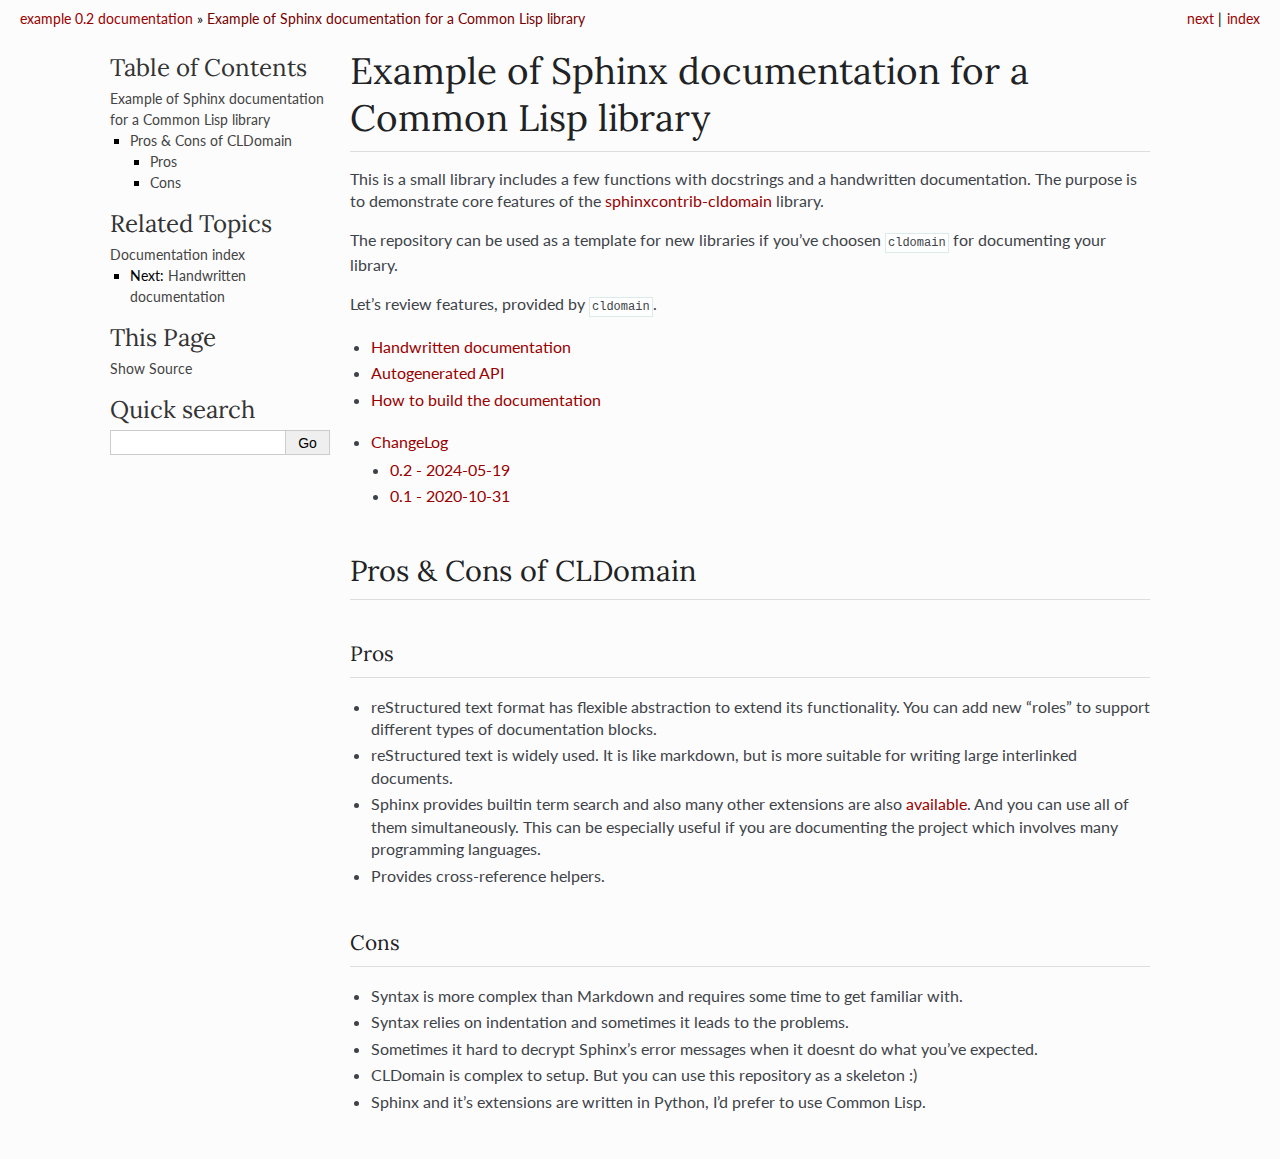
<file: index.html>
<!DOCTYPE html>

<html lang="en" data-content_root="./">
  <head>
    <meta charset="utf-8" />
    <meta name="viewport" content="width=device-width, initial-scale=1.0" /><meta name="viewport" content="width=device-width, initial-scale=1" />

    <title>Example of Sphinx documentation for a Common Lisp library &#8212; example 0.2 documentation</title>
    <link rel="stylesheet" type="text/css" href="_static/pygments.css?v=d7e2fa82" />
    <link rel="stylesheet" type="text/css" href="_static/cldomain.css?v=e67a0556" />
    <script src="_static/documentation_options.js?v=10f1778b"></script>
    <script src="_static/doctools.js?v=9a2dae69"></script>
    <script src="_static/sphinx_highlight.js?v=dc90522c"></script>
    <link rel="index" title="Index" href="genindex.html" />
    <link rel="search" title="Search" href="search.html" />
    <link rel="next" title="Handwritten documentation" href="handwritten.html" />
   
  <meta name="viewport" content="width=device-width, initial-scale=0.9, maximum-scale=0.9">
  <link href='https://fonts.googleapis.com/css?family=Lato:400,700,400italic,700italic|Lora:400' rel='stylesheet' type='text/css'>
  <link rel="stylesheet" href="https://maxcdn.bootstrapcdn.com/font-awesome/4.3.0/css/font-awesome.min.css">

  </head><body>
  
  
  <div class="indexwrapper">
  

    <div class="related" role="navigation" aria-label="related navigation">
      <h3>Navigation</h3>
      <ul>
        <li class="right" style="margin-right: 10px">
          <a href="genindex.html" title="General Index"
             accesskey="I">index</a></li>
        <li class="right" >
          <a href="handwritten.html" title="Handwritten documentation"
             accesskey="N">next</a> |</li>
        <li class="nav-item nav-item-0"><a href="#">example 0.2 documentation</a> &#187;</li>
        <li class="nav-item nav-item-this"><a href="">Example of Sphinx documentation for a Common Lisp library</a></li> 
      </ul>
    </div>  

    <div class="document">
      <div class="documentwrapper">
        <div class="bodywrapper">
          <div class="body" role="main">
            
  <section id="example-of-sphinx-documentation-for-a-common-lisp-library">
<h1>Example of Sphinx documentation for a Common Lisp library<a class="headerlink" href="#example-of-sphinx-documentation-for-a-common-lisp-library" title="Link to this heading">¶</a></h1>
<p>This is a small library includes a few functions with docstrings and a handwritten documentation.
The purpose is to demonstrate core features of the
<a class="reference external" href="https://github.com/40ants/sphinxcontrib-cldomain">sphinxcontrib-cldomain</a> library.</p>
<p>The repository can be used as a template for new libraries if you’ve choosen <code class="docutils literal notranslate"><span class="pre">cldomain</span></code>
for documenting your library.</p>
<p>Let’s review features, provided by <code class="docutils literal notranslate"><span class="pre">cldomain</span></code>.</p>
<div class="toctree-wrapper compound">
<ul>
<li class="toctree-l1"><a class="reference internal" href="handwritten.html">Handwritten documentation</a></li>
<li class="toctree-l1"><a class="reference internal" href="api.html">Autogenerated API</a></li>
<li class="toctree-l1"><a class="reference internal" href="how-to-build.html">How to build the documentation</a></li>
</ul>
</div>
<div class="toctree-wrapper compound">
<ul>
<li class="toctree-l1"><a class="reference internal" href="changelog.html">ChangeLog</a><ul>
<li class="toctree-l2"><a class="reference internal" href="changelog.html#id1">0.2 - 2024-05-19</a></li>
<li class="toctree-l2"><a class="reference internal" href="changelog.html#id2">0.1 - 2020-10-31</a></li>
</ul>
</li>
</ul>
</div>
<section id="pros-cons-of-cldomain">
<h2>Pros &amp; Cons of CLDomain<a class="headerlink" href="#pros-cons-of-cldomain" title="Link to this heading">¶</a></h2>
<section id="pros">
<h3>Pros<a class="headerlink" href="#pros" title="Link to this heading">¶</a></h3>
<ul class="simple">
<li><p>reStructured text format has flexible abstraction to extend its functionality.
You can add new “roles” to support different types of documentation blocks.</p></li>
<li><p>reStructured text is widely used. It is like markdown, but is more suitable
for writing large interlinked documents.</p></li>
<li><p>Sphinx provides builtin term search and also many other extensions are also
<a class="reference external" href="https://github.com/yoloseem/awesome-sphinxdoc">available</a>. And you can
use all of them simultaneously. This can be especially useful if you are
documenting the project which involves many programming languages.</p></li>
<li><p>Provides cross-reference helpers.</p></li>
</ul>
</section>
<section id="cons">
<h3>Cons<a class="headerlink" href="#cons" title="Link to this heading">¶</a></h3>
<ul class="simple">
<li><p>Syntax is more complex than Markdown and requires some time to get familiar with.</p></li>
<li><p>Syntax relies on indentation and sometimes it leads to the problems.</p></li>
<li><p>Sometimes it hard to decrypt Sphinx’s error messages when it doesnt do what you’ve expected.</p></li>
<li><p>CLDomain is complex to setup. But you can use this repository as a skeleton :)</p></li>
<li><p>Sphinx and it’s extensions are written in Python, I’d prefer to use Common Lisp.</p></li>
</ul>
</section>
</section>
</section>


            <div class="clearer"></div>
          </div>
        </div>
      </div>
      <div class="sphinxsidebar" role="navigation" aria-label="main navigation">
        <div class="sphinxsidebarwrapper">
  <div>
    <h3><a href="#">Table of Contents</a></h3>
    <ul>
<li><a class="reference internal" href="#">Example of Sphinx documentation for a Common Lisp library</a><ul>
<li><a class="reference internal" href="#pros-cons-of-cldomain">Pros &amp; Cons of CLDomain</a><ul>
<li><a class="reference internal" href="#pros">Pros</a></li>
<li><a class="reference internal" href="#cons">Cons</a></li>
</ul>
</li>
</ul>
</li>
</ul>

  </div><h3>Related Topics</h3>
<ul>
  <li><a href="#">Documentation index</a><ul>
      <li>Next: <a href="handwritten.html" title="next chapter">Handwritten documentation</a></li>
  </ul></li>
</ul>
  <div role="note" aria-label="source link">
    <h3>This Page</h3>
    <ul class="this-page-menu">
      <li><a href="_sources/index.rst.txt"
            rel="nofollow">Show Source</a></li>
    </ul>
   </div>
<search id="searchbox" style="display: none" role="search">
  <h3 id="searchlabel">Quick search</h3>
    <div class="searchformwrapper">
    <form class="search" action="search.html" method="get">
      <input type="text" name="q" aria-labelledby="searchlabel" autocomplete="off" autocorrect="off" autocapitalize="off" spellcheck="false"/>
      <input type="submit" value="Go" />
    </form>
    </div>
</search>
<script>document.getElementById('searchbox').style.display = "block"</script>
        </div>
      </div>
      <div class="clearer"></div>
    </div>
  
  </div>
  
  </body>
</html>
</file>
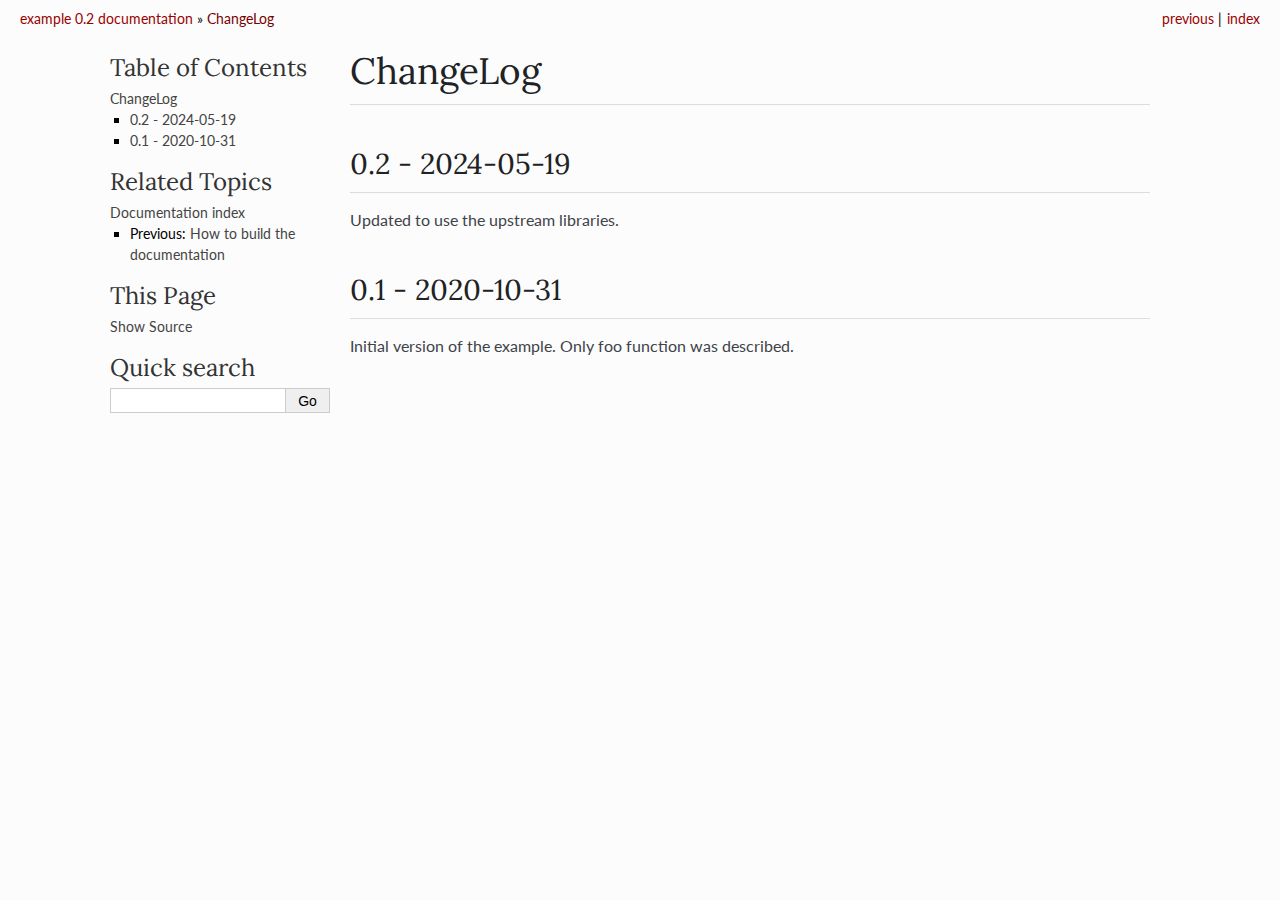
<file: changelog.html>
<!DOCTYPE html>

<html lang="en" data-content_root="./">
  <head>
    <meta charset="utf-8" />
    <meta name="viewport" content="width=device-width, initial-scale=1.0" /><meta name="viewport" content="width=device-width, initial-scale=1" />

    <title>ChangeLog &#8212; example 0.2 documentation</title>
    <link rel="stylesheet" type="text/css" href="_static/pygments.css?v=d7e2fa82" />
    <link rel="stylesheet" type="text/css" href="_static/cldomain.css?v=e67a0556" />
    <script src="_static/documentation_options.js?v=10f1778b"></script>
    <script src="_static/doctools.js?v=9a2dae69"></script>
    <script src="_static/sphinx_highlight.js?v=dc90522c"></script>
    <link rel="index" title="Index" href="genindex.html" />
    <link rel="search" title="Search" href="search.html" />
    <link rel="prev" title="How to build the documentation" href="how-to-build.html" />
   
  <meta name="viewport" content="width=device-width, initial-scale=0.9, maximum-scale=0.9">
  <link href='https://fonts.googleapis.com/css?family=Lato:400,700,400italic,700italic|Lora:400' rel='stylesheet' type='text/css'>
  <link rel="stylesheet" href="https://maxcdn.bootstrapcdn.com/font-awesome/4.3.0/css/font-awesome.min.css">

  </head><body>
  
  

    <div class="related" role="navigation" aria-label="related navigation">
      <h3>Navigation</h3>
      <ul>
        <li class="right" style="margin-right: 10px">
          <a href="genindex.html" title="General Index"
             accesskey="I">index</a></li>
        <li class="right" >
          <a href="how-to-build.html" title="How to build the documentation"
             accesskey="P">previous</a> |</li>
        <li class="nav-item nav-item-0"><a href="index.html">example 0.2 documentation</a> &#187;</li>
        <li class="nav-item nav-item-this"><a href="">ChangeLog</a></li> 
      </ul>
    </div>  

    <div class="document">
      <div class="documentwrapper">
        <div class="bodywrapper">
          <div class="body" role="main">
            
  <section id="changelog">
<h1>ChangeLog<a class="headerlink" href="#changelog" title="Link to this heading">¶</a></h1>
<section id="id1">
<h2>0.2 - 2024-05-19<a class="headerlink" href="#id1" title="Link to this heading">¶</a></h2>
<p>Updated to use the upstream libraries.</p>
</section>
<section id="id2">
<h2>0.1 - 2020-10-31<a class="headerlink" href="#id2" title="Link to this heading">¶</a></h2>
<p>Initial version of the example. Only foo function was described.</p>
</section>
</section>


            <div class="clearer"></div>
          </div>
        </div>
      </div>
      <div class="sphinxsidebar" role="navigation" aria-label="main navigation">
        <div class="sphinxsidebarwrapper">
  <div>
    <h3><a href="index.html">Table of Contents</a></h3>
    <ul>
<li><a class="reference internal" href="#">ChangeLog</a><ul>
<li><a class="reference internal" href="#id1">0.2 - 2024-05-19</a></li>
<li><a class="reference internal" href="#id2">0.1 - 2020-10-31</a></li>
</ul>
</li>
</ul>

  </div><h3>Related Topics</h3>
<ul>
  <li><a href="index.html">Documentation index</a><ul>
      <li>Previous: <a href="how-to-build.html" title="previous chapter">How to build the documentation</a></li>
  </ul></li>
</ul>
  <div role="note" aria-label="source link">
    <h3>This Page</h3>
    <ul class="this-page-menu">
      <li><a href="_sources/changelog.rst.txt"
            rel="nofollow">Show Source</a></li>
    </ul>
   </div>
<search id="searchbox" style="display: none" role="search">
  <h3 id="searchlabel">Quick search</h3>
    <div class="searchformwrapper">
    <form class="search" action="search.html" method="get">
      <input type="text" name="q" aria-labelledby="searchlabel" autocomplete="off" autocorrect="off" autocapitalize="off" spellcheck="false"/>
      <input type="submit" value="Go" />
    </form>
    </div>
</search>
<script>document.getElementById('searchbox').style.display = "block"</script>
        </div>
      </div>
      <div class="clearer"></div>
    </div>
  
  </body>
</html>
</file>
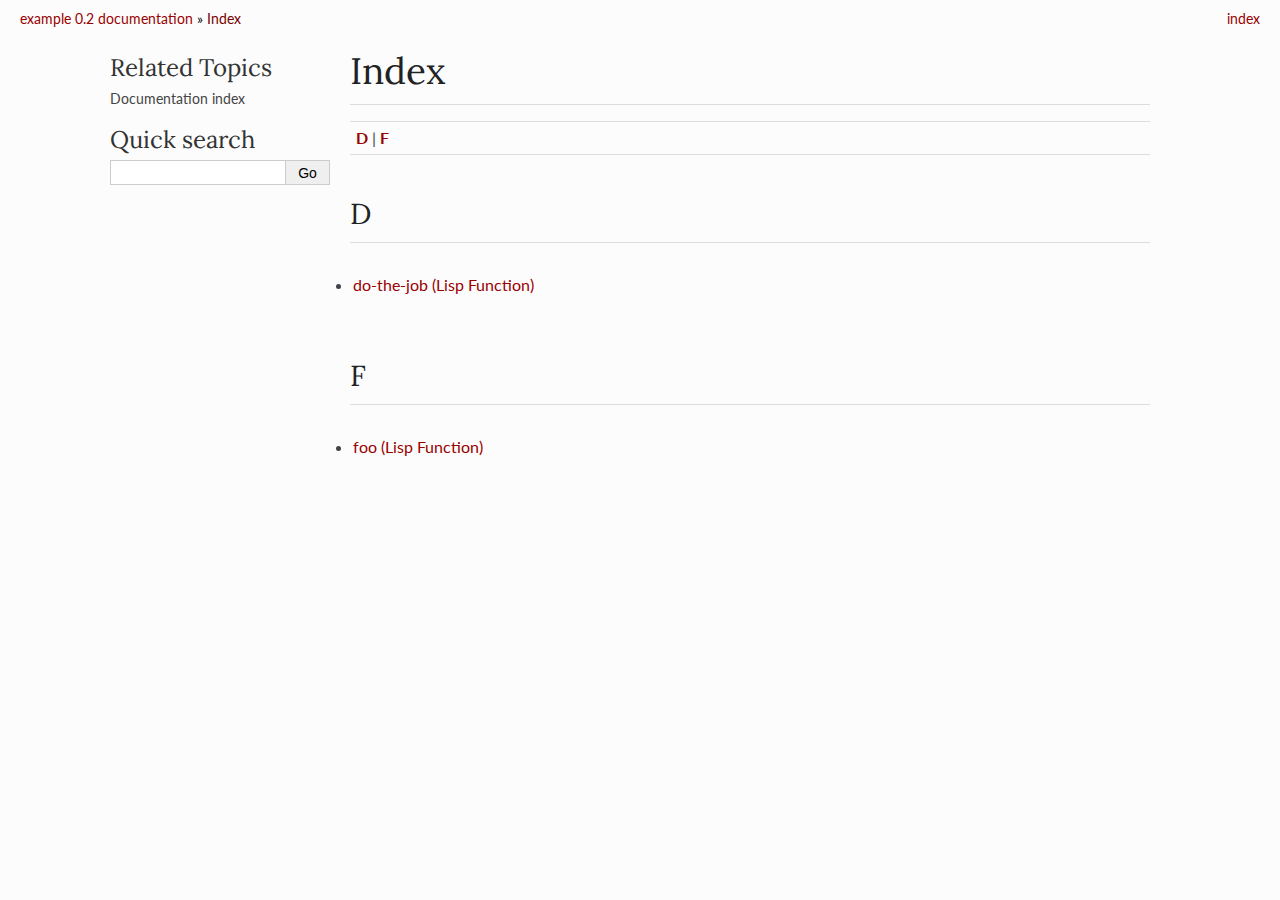
<file: genindex.html>
<!DOCTYPE html>

<html lang="en" data-content_root="./">
  <head>
    <meta charset="utf-8" />
    <meta name="viewport" content="width=device-width, initial-scale=1.0" />
    <title>Index &#8212; example 0.2 documentation</title>
    <link rel="stylesheet" type="text/css" href="_static/pygments.css?v=d7e2fa82" />
    <link rel="stylesheet" type="text/css" href="_static/cldomain.css?v=e67a0556" />
    <script src="_static/documentation_options.js?v=10f1778b"></script>
    <script src="_static/doctools.js?v=9a2dae69"></script>
    <script src="_static/sphinx_highlight.js?v=dc90522c"></script>
    <link rel="index" title="Index" href="#" />
    <link rel="search" title="Search" href="search.html" />
   
  <meta name="viewport" content="width=device-width, initial-scale=0.9, maximum-scale=0.9">
  <link href='https://fonts.googleapis.com/css?family=Lato:400,700,400italic,700italic|Lora:400' rel='stylesheet' type='text/css'>
  <link rel="stylesheet" href="https://maxcdn.bootstrapcdn.com/font-awesome/4.3.0/css/font-awesome.min.css">

  </head><body>
  
  

    <div class="related" role="navigation" aria-label="related navigation">
      <h3>Navigation</h3>
      <ul>
        <li class="right" style="margin-right: 10px">
          <a href="#" title="General Index"
             accesskey="I">index</a></li>
        <li class="nav-item nav-item-0"><a href="index.html">example 0.2 documentation</a> &#187;</li>
        <li class="nav-item nav-item-this"><a href="">Index</a></li> 
      </ul>
    </div>  

    <div class="document">
      <div class="documentwrapper">
        <div class="bodywrapper">
          <div class="body" role="main">
            

<h1 id="index">Index</h1>

<div class="genindex-jumpbox">
 <a href="#D"><strong>D</strong></a>
 | <a href="#F"><strong>F</strong></a>
 
</div>
<h2 id="D">D</h2>
<table style="width: 100%" class="indextable genindextable"><tr>
  <td style="width: 33%; vertical-align: top;"><ul>
      <li><a href="api.html#function:example/utils:do-the-job">do-the-job (Lisp Function)</a>
</li>
  </ul></td>
</tr></table>

<h2 id="F">F</h2>
<table style="width: 100%" class="indextable genindextable"><tr>
  <td style="width: 33%; vertical-align: top;"><ul>
      <li><a href="api.html#function:example/app:foo">foo (Lisp Function)</a>
</li>
  </ul></td>
</tr></table>



            <div class="clearer"></div>
          </div>
        </div>
      </div>
      <div class="sphinxsidebar" role="navigation" aria-label="main navigation">
        <div class="sphinxsidebarwrapper"><h3>Related Topics</h3>
<ul>
  <li><a href="index.html">Documentation index</a><ul>
  </ul></li>
</ul>
<search id="searchbox" style="display: none" role="search">
  <h3 id="searchlabel">Quick search</h3>
    <div class="searchformwrapper">
    <form class="search" action="search.html" method="get">
      <input type="text" name="q" aria-labelledby="searchlabel" autocomplete="off" autocorrect="off" autocapitalize="off" spellcheck="false"/>
      <input type="submit" value="Go" />
    </form>
    </div>
</search>
<script>document.getElementById('searchbox').style.display = "block"</script>
        </div>
      </div>
      <div class="clearer"></div>
    </div>
  
  </body>
</html>
</file>
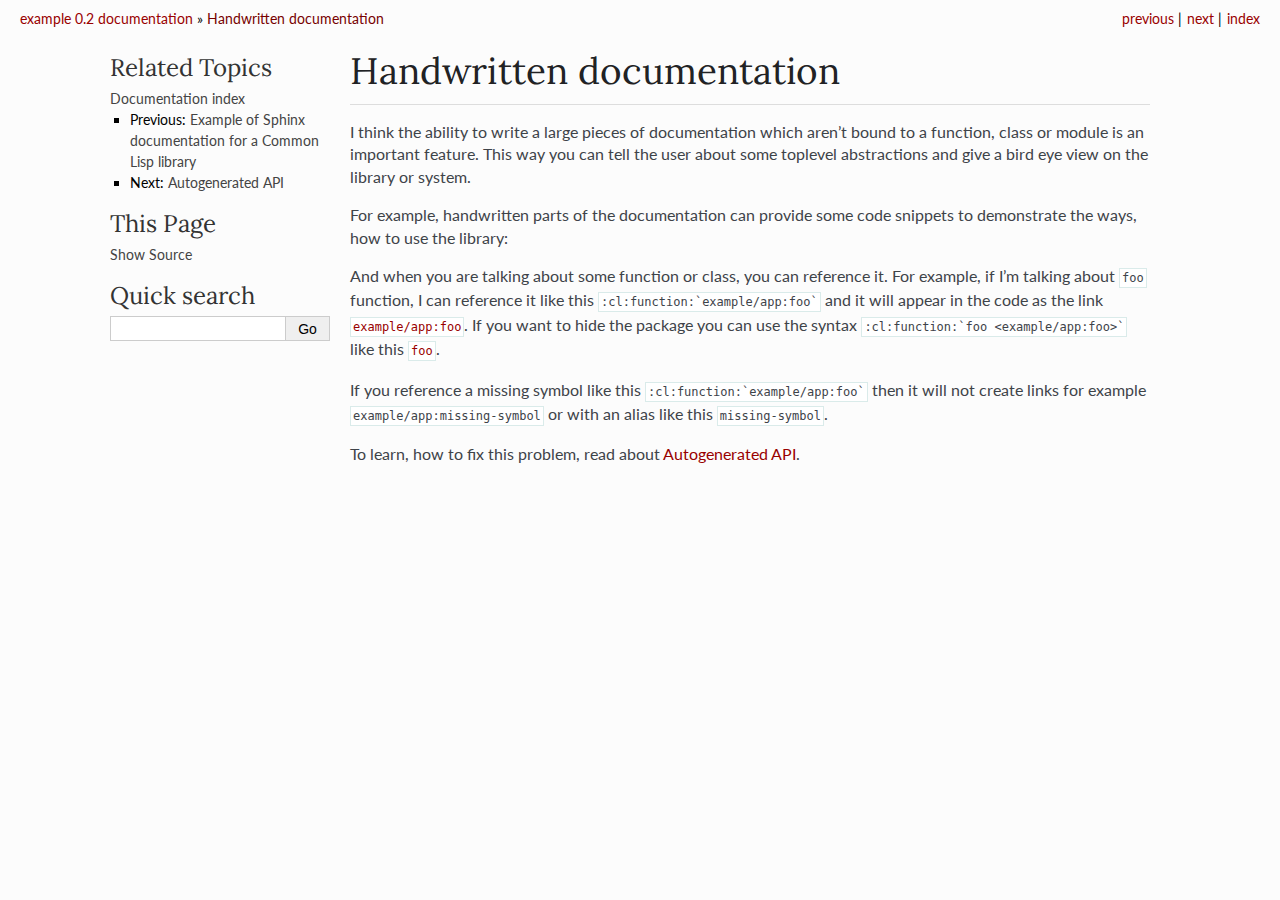
<file: handwritten.html>
<!DOCTYPE html>

<html lang="en" data-content_root="./">
  <head>
    <meta charset="utf-8" />
    <meta name="viewport" content="width=device-width, initial-scale=1.0" /><meta name="viewport" content="width=device-width, initial-scale=1" />

    <title>Handwritten documentation &#8212; example 0.2 documentation</title>
    <link rel="stylesheet" type="text/css" href="_static/pygments.css?v=d7e2fa82" />
    <link rel="stylesheet" type="text/css" href="_static/cldomain.css?v=e67a0556" />
    <script src="_static/documentation_options.js?v=10f1778b"></script>
    <script src="_static/doctools.js?v=9a2dae69"></script>
    <script src="_static/sphinx_highlight.js?v=dc90522c"></script>
    <link rel="index" title="Index" href="genindex.html" />
    <link rel="search" title="Search" href="search.html" />
    <link rel="next" title="Autogenerated API" href="api.html" />
    <link rel="prev" title="Example of Sphinx documentation for a Common Lisp library" href="index.html" />
   
  <meta name="viewport" content="width=device-width, initial-scale=0.9, maximum-scale=0.9">
  <link href='https://fonts.googleapis.com/css?family=Lato:400,700,400italic,700italic|Lora:400' rel='stylesheet' type='text/css'>
  <link rel="stylesheet" href="https://maxcdn.bootstrapcdn.com/font-awesome/4.3.0/css/font-awesome.min.css">

  </head><body>
  
  

    <div class="related" role="navigation" aria-label="related navigation">
      <h3>Navigation</h3>
      <ul>
        <li class="right" style="margin-right: 10px">
          <a href="genindex.html" title="General Index"
             accesskey="I">index</a></li>
        <li class="right" >
          <a href="api.html" title="Autogenerated API"
             accesskey="N">next</a> |</li>
        <li class="right" >
          <a href="index.html" title="Example of Sphinx documentation for a Common Lisp library"
             accesskey="P">previous</a> |</li>
        <li class="nav-item nav-item-0"><a href="index.html">example 0.2 documentation</a> &#187;</li>
        <li class="nav-item nav-item-this"><a href="">Handwritten documentation</a></li> 
      </ul>
    </div>  

    <div class="document">
      <div class="documentwrapper">
        <div class="bodywrapper">
          <div class="body" role="main">
            
  <section id="handwritten-documentation">
<h1>Handwritten documentation<a class="headerlink" href="#handwritten-documentation" title="Link to this heading">¶</a></h1>
<p>I think the ability to write a large pieces of documentation which aren’t bound to
a function, class or module is an important feature. This way you can tell the user
about some toplevel abstractions and give a bird eye view on the library or system.</p>
<p>For example, handwritten parts of the documentation can provide some code snippets
to demonstrate the ways, how to use the library:</p>
<p>And when you are talking about some function or class, you can reference it.
For example, if I’m talking about <code class="docutils literal notranslate"><span class="pre">foo</span></code> function, I can reference it like this
<code class="docutils literal notranslate"><span class="pre">:cl:function:`example/app:foo`</span></code> and it will appear in the code as
the link <a class="reference internal" href="api.html#function:example/app:foo" title="example/app:foo"><code class="xref cl cl-function docutils literal notranslate"><span class="pre">example/app:foo</span></code></a>.  If you want to hide the package you can
use the syntax <code class="docutils literal notranslate"><span class="pre">:cl:function:`foo</span> <span class="pre">&lt;example/app:foo&gt;`</span></code> like this
<a class="reference internal" href="api.html#function:example/app:foo" title="example/app:foo"><code class="xref cl cl-function docutils literal notranslate"><span class="pre">foo</span></code></a>.</p>
<p>If you reference a missing symbol like this <code class="docutils literal notranslate"><span class="pre">:cl:function:`example/app:foo`</span></code>
then it will not create links for example <code class="xref cl cl-function docutils literal notranslate"><span class="pre">example/app:missing-symbol</span></code>
or with an alias like this <code class="xref cl cl-function docutils literal notranslate"><span class="pre">missing-symbol</span></code>.</p>
<p>To learn, how to fix this problem, read about <a class="reference internal" href="api.html#autogenerated-api"><span class="std std-ref">Autogenerated API</span></a>.</p>
</section>


            <div class="clearer"></div>
          </div>
        </div>
      </div>
      <div class="sphinxsidebar" role="navigation" aria-label="main navigation">
        <div class="sphinxsidebarwrapper"><h3>Related Topics</h3>
<ul>
  <li><a href="index.html">Documentation index</a><ul>
      <li>Previous: <a href="index.html" title="previous chapter">Example of Sphinx documentation for a Common Lisp library</a></li>
      <li>Next: <a href="api.html" title="next chapter">Autogenerated API</a></li>
  </ul></li>
</ul>
  <div role="note" aria-label="source link">
    <h3>This Page</h3>
    <ul class="this-page-menu">
      <li><a href="_sources/handwritten.rst.txt"
            rel="nofollow">Show Source</a></li>
    </ul>
   </div>
<search id="searchbox" style="display: none" role="search">
  <h3 id="searchlabel">Quick search</h3>
    <div class="searchformwrapper">
    <form class="search" action="search.html" method="get">
      <input type="text" name="q" aria-labelledby="searchlabel" autocomplete="off" autocorrect="off" autocapitalize="off" spellcheck="false"/>
      <input type="submit" value="Go" />
    </form>
    </div>
</search>
<script>document.getElementById('searchbox').style.display = "block"</script>
        </div>
      </div>
      <div class="clearer"></div>
    </div>
  
  </body>
</html>
</file>
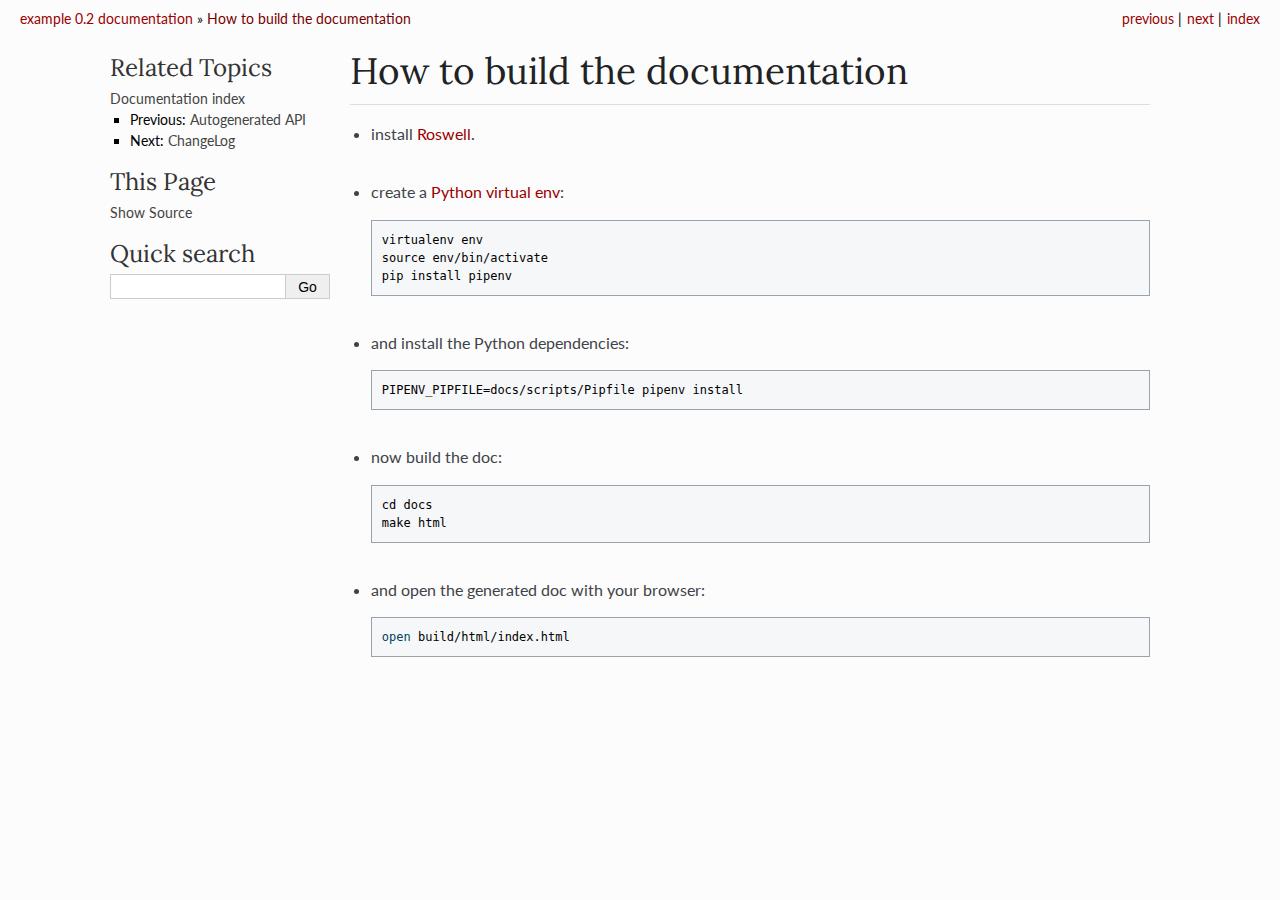
<file: how-to-build.html>
<!DOCTYPE html>

<html lang="en" data-content_root="./">
  <head>
    <meta charset="utf-8" />
    <meta name="viewport" content="width=device-width, initial-scale=1.0" /><meta name="viewport" content="width=device-width, initial-scale=1" />

    <title>How to build the documentation &#8212; example 0.2 documentation</title>
    <link rel="stylesheet" type="text/css" href="_static/pygments.css?v=d7e2fa82" />
    <link rel="stylesheet" type="text/css" href="_static/cldomain.css?v=e67a0556" />
    <script src="_static/documentation_options.js?v=10f1778b"></script>
    <script src="_static/doctools.js?v=9a2dae69"></script>
    <script src="_static/sphinx_highlight.js?v=dc90522c"></script>
    <link rel="index" title="Index" href="genindex.html" />
    <link rel="search" title="Search" href="search.html" />
    <link rel="next" title="ChangeLog" href="changelog.html" />
    <link rel="prev" title="Autogenerated API" href="api.html" />
   
  <meta name="viewport" content="width=device-width, initial-scale=0.9, maximum-scale=0.9">
  <link href='https://fonts.googleapis.com/css?family=Lato:400,700,400italic,700italic|Lora:400' rel='stylesheet' type='text/css'>
  <link rel="stylesheet" href="https://maxcdn.bootstrapcdn.com/font-awesome/4.3.0/css/font-awesome.min.css">

  </head><body>
  
  

    <div class="related" role="navigation" aria-label="related navigation">
      <h3>Navigation</h3>
      <ul>
        <li class="right" style="margin-right: 10px">
          <a href="genindex.html" title="General Index"
             accesskey="I">index</a></li>
        <li class="right" >
          <a href="changelog.html" title="ChangeLog"
             accesskey="N">next</a> |</li>
        <li class="right" >
          <a href="api.html" title="Autogenerated API"
             accesskey="P">previous</a> |</li>
        <li class="nav-item nav-item-0"><a href="index.html">example 0.2 documentation</a> &#187;</li>
        <li class="nav-item nav-item-this"><a href="">How to build the documentation</a></li> 
      </ul>
    </div>  

    <div class="document">
      <div class="documentwrapper">
        <div class="bodywrapper">
          <div class="body" role="main">
            
  <section id="how-to-build-the-documentation">
<h1>How to build the documentation<a class="headerlink" href="#how-to-build-the-documentation" title="Link to this heading">¶</a></h1>
<ul>
<li><p>install <a class="reference external" href="https://github.com/roswell/roswell">Roswell</a>.</p></li>
<li><p>create a <a class="reference external" href="https://virtualenv.pypa.io/en/stable/installation/#installation">Python virtual env</a>:</p>
<div class="highlight-common-lisp notranslate"><div class="highlight"><pre><span></span><span class="nv">virtualenv</span><span class="w"> </span><span class="nv">env</span>
<span class="nv">source</span><span class="w"> </span><span class="nv">env/bin/activate</span>
<span class="nv">pip</span><span class="w"> </span><span class="nv">install</span><span class="w"> </span><span class="nv">pipenv</span>
</pre></div>
</div>
</li>
<li><p>and install the Python dependencies:</p>
<div class="highlight-common-lisp notranslate"><div class="highlight"><pre><span></span><span class="nv">PIPENV_PIPFILE=docs/scripts/Pipfile</span><span class="w"> </span><span class="nv">pipenv</span><span class="w"> </span><span class="nv">install</span>
</pre></div>
</div>
</li>
<li><p>now build the doc:</p>
<div class="highlight-common-lisp notranslate"><div class="highlight"><pre><span></span><span class="nv">cd</span><span class="w"> </span><span class="nv">docs</span>
<span class="nv">make</span><span class="w"> </span><span class="nv">html</span>
</pre></div>
</div>
</li>
<li><p>and open the generated doc with your browser:</p>
<div class="highlight-common-lisp notranslate"><div class="highlight"><pre><span></span><span class="nb">open</span><span class="w"> </span><span class="nv">build/html/index.html</span>
</pre></div>
</div>
</li>
</ul>
</section>


            <div class="clearer"></div>
          </div>
        </div>
      </div>
      <div class="sphinxsidebar" role="navigation" aria-label="main navigation">
        <div class="sphinxsidebarwrapper"><h3>Related Topics</h3>
<ul>
  <li><a href="index.html">Documentation index</a><ul>
      <li>Previous: <a href="api.html" title="previous chapter">Autogenerated API</a></li>
      <li>Next: <a href="changelog.html" title="next chapter">ChangeLog</a></li>
  </ul></li>
</ul>
  <div role="note" aria-label="source link">
    <h3>This Page</h3>
    <ul class="this-page-menu">
      <li><a href="_sources/how-to-build.rst.txt"
            rel="nofollow">Show Source</a></li>
    </ul>
   </div>
<search id="searchbox" style="display: none" role="search">
  <h3 id="searchlabel">Quick search</h3>
    <div class="searchformwrapper">
    <form class="search" action="search.html" method="get">
      <input type="text" name="q" aria-labelledby="searchlabel" autocomplete="off" autocorrect="off" autocapitalize="off" spellcheck="false"/>
      <input type="submit" value="Go" />
    </form>
    </div>
</search>
<script>document.getElementById('searchbox').style.display = "block"</script>
        </div>
      </div>
      <div class="clearer"></div>
    </div>
  
  </body>
</html>
</file>
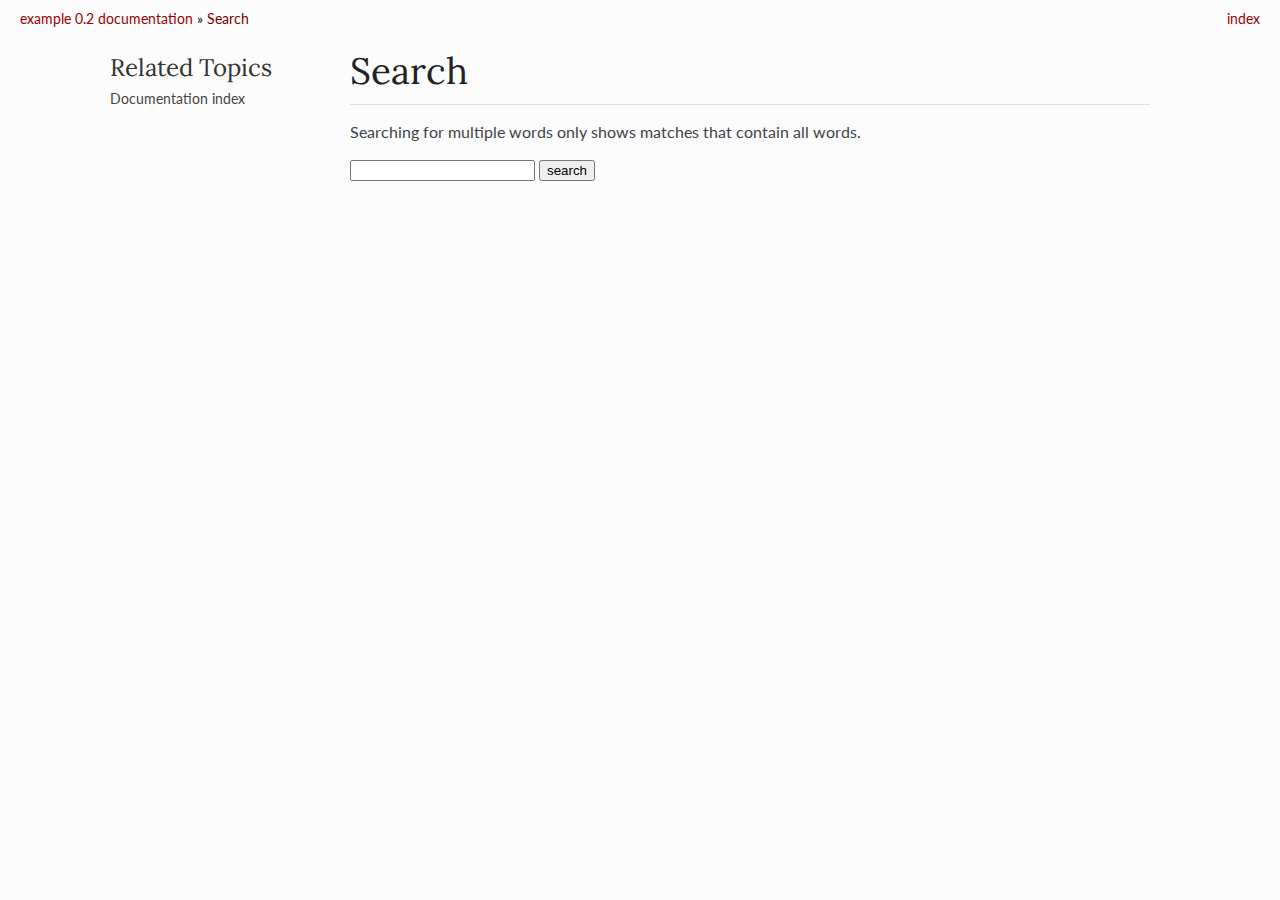
<file: search.html>
<!DOCTYPE html>

<html lang="en" data-content_root="./">
  <head>
    <meta charset="utf-8" />
    <meta name="viewport" content="width=device-width, initial-scale=1.0" />
    <title>Search &#8212; example 0.2 documentation</title>
    <link rel="stylesheet" type="text/css" href="_static/pygments.css?v=d7e2fa82" />
    <link rel="stylesheet" type="text/css" href="_static/cldomain.css?v=e67a0556" />
    
    <script src="_static/documentation_options.js?v=10f1778b"></script>
    <script src="_static/doctools.js?v=9a2dae69"></script>
    <script src="_static/sphinx_highlight.js?v=dc90522c"></script>
    <script src="_static/searchtools.js"></script>
    <script src="_static/language_data.js"></script>
    <link rel="index" title="Index" href="genindex.html" />
    <link rel="search" title="Search" href="#" />
    <script src="searchindex.js" defer="defer"></script>
    <meta name="robots" content="noindex" />
    
   
  <meta name="viewport" content="width=device-width, initial-scale=0.9, maximum-scale=0.9">
  <link href='https://fonts.googleapis.com/css?family=Lato:400,700,400italic,700italic|Lora:400' rel='stylesheet' type='text/css'>
  <link rel="stylesheet" href="https://maxcdn.bootstrapcdn.com/font-awesome/4.3.0/css/font-awesome.min.css">


  </head><body>
  
  

    <div class="related" role="navigation" aria-label="related navigation">
      <h3>Navigation</h3>
      <ul>
        <li class="right" style="margin-right: 10px">
          <a href="genindex.html" title="General Index"
             accesskey="I">index</a></li>
        <li class="nav-item nav-item-0"><a href="index.html">example 0.2 documentation</a> &#187;</li>
        <li class="nav-item nav-item-this"><a href="">Search</a></li> 
      </ul>
    </div>  

    <div class="document">
      <div class="documentwrapper">
        <div class="bodywrapper">
          <div class="body" role="main">
            
  <h1 id="search-documentation">Search</h1>
  
  <noscript>
  <div class="admonition warning">
  <p>
    Please activate JavaScript to enable the search
    functionality.
  </p>
  </div>
  </noscript>
  
  
  <p>
    Searching for multiple words only shows matches that contain
    all words.
  </p>
  
  
  <form action="" method="get">
    <input type="text" name="q" aria-labelledby="search-documentation" value="" autocomplete="off" autocorrect="off" autocapitalize="off" spellcheck="false"/>
    <input type="submit" value="search" />
    <span id="search-progress" style="padding-left: 10px"></span>
  </form>
  
  
  <div id="search-results"></div>
  

            <div class="clearer"></div>
          </div>
        </div>
      </div>
      <div class="sphinxsidebar" role="navigation" aria-label="main navigation">
        <div class="sphinxsidebarwrapper"><h3>Related Topics</h3>
<ul>
  <li><a href="index.html">Documentation index</a><ul>
  </ul></li>
</ul>
        </div>
      </div>
      <div class="clearer"></div>
    </div>
  
  </body>
</html>
</file>
<file: _static/pygments.css>
.highlight .hll { background-color: #ffffcc }
.highlight  { background: #f8f8f8; }
.highlight .c { color: #888 } /* Comment */
.highlight .err { color: #a40000; border: 1px solid #ef2929 } /* Error */
.highlight .g { color: #000000 } /* Generic */
.highlight .k { color: #004461; font-weight: bold } /* Keyword */
.highlight .l { color: #000000 } /* Literal */
.highlight .n { color: #000000 } /* Name */
.highlight .o { color: #582800 } /* Operator */
.highlight .x { color: #000000 } /* Other */
.highlight .p { color: #000000; font-weight: bold } /* Punctuation */
.highlight .cm { color: #8f5902; font-style: italic } /* Comment.Multiline */
.highlight .cp { color: #8f5902 } /* Comment.Preproc */
.highlight .c1 { color: #8f5902; font-style: italic } /* Comment.Single */
.highlight .cs { color: #8f5902; font-style: italic } /* Comment.Special */
.highlight .gd { color: #a40000 } /* Generic.Deleted */
.highlight .ge { color: #000000; font-style: italic } /* Generic.Emph */
.highlight .gr { color: #ef2929 } /* Generic.Error */
.highlight .gh { color: #000080; font-weight: bold } /* Generic.Heading */
.highlight .gi { color: #00A000 } /* Generic.Inserted */
.highlight .go { color: #888888 } /* Generic.Output */
.highlight .gp { color: #745334 } /* Generic.Prompt */
.highlight .gs { color: #000000; font-weight: bold } /* Generic.Strong */
.highlight .gu { color: #800080; font-weight: bold } /* Generic.Subheading */
.highlight .gt { color: #a40000; font-weight: bold } /* Generic.Traceback */
.highlight .kc { color: #004461; font-weight: bold } /* Keyword.Constant */
.highlight .kd { color: #004461; font-weight: bold } /* Keyword.Declaration */
.highlight .kn { color: #004461; font-weight: bold } /* Keyword.Namespace */
.highlight .kp { color: #004461; font-weight: bold } /* Keyword.Pseudo */
.highlight .kr { color: #004461; font-weight: bold } /* Keyword.Reserved */
.highlight .kt { color: #004461; font-weight: bold } /* Keyword.Type */
.highlight .ld { color: #000000 } /* Literal.Date */
.highlight .m { color: #990000 } /* Literal.Number */
.highlight .s { color: #3b7c03 } /* Literal.String */
.highlight .na { color: #c4a000 } /* Name.Attribute */
.highlight .nb { color: #004461 } /* Name.Builtin */
.highlight .nc { color: #000000 } /* Name.Class */
.highlight .no { color: #000000 } /* Name.Constant */
.highlight .nd { color: #888888 } /* Name.Decorator */
.highlight .ni { color: #ce5c00 } /* Name.Entity */
.highlight .ne { color: #cc0000; font-weight: bold } /* Name.Exception */
.highlight .nf { color: #000000 } /* Name.Function */
.highlight .nl { color: #f57900 } /* Name.Label */
.highlight .nn { color: #000000 } /* Name.Namespace */
.highlight .nx { color: #000000 } /* Name.Other */
.highlight .py { color: #000000 } /* Name.Property */
.highlight .nt { color: #004461; font-weight: bold } /* Name.Tag */
.highlight .nv { color: #000000 } /* Name.Variable */
.highlight .ow { color: #004461; font-weight: bold } /* Operator.Word */
.highlight .w { color: #f8f8f8; text-decoration: underline } /* Text.Whitespace */
.highlight .mf { color: #990000 } /* Literal.Number.Float */
.highlight .mh { color: #990000 } /* Literal.Number.Hex */
.highlight .mi { color: #990000 } /* Literal.Number.Integer */
.highlight .mo { color: #990000 } /* Literal.Number.Oct */
.highlight .sb { color: #4e9a06 } /* Literal.String.Backtick */
.highlight .sc { color: #4e9a06 } /* Literal.String.Char */
.highlight .sd { color: #8f5902 } /* Literal.String.Doc */
.highlight .s2 { color: #4e9a06 } /* Literal.String.Double */
.highlight .se { color: #4e9a06 } /* Literal.String.Escape */
.highlight .sh { color: #4e9a06 } /* Literal.String.Heredoc */
.highlight .si { color: #4e9a06 } /* Literal.String.Interpol */
.highlight .sx { color: #4e9a06 } /* Literal.String.Other */
.highlight .sr { color: #4e9a06 } /* Literal.String.Regex */
.highlight .s1 { color: #4e9a06 } /* Literal.String.Single */
.highlight .ss { color: #4e9a06 } /* Literal.String.Symbol */
.highlight .bp { color: #3465a4 } /* Name.Builtin.Pseudo */
.highlight .vc { color: #000000 } /* Name.Variable.Class */
.highlight .vg { color: #000000 } /* Name.Variable.Global */
.highlight .vi { color: #000000 } /* Name.Variable.Instance */
.highlight .il { color: #990000 } /* Literal.Number.Integer.Long */
</file>
<file: _static/cldomain.css>
/*
 * cldomain.css_t
 * ~~~~~~~~~~~~~~
 *
 * Sphinx CLDomain Theme
 *
 * Forked from https://github.com/nameko/sphinx-nameko-theme
 * Which forked from https://github.com/ignacysokolowski/sphinx-readable-theme
 *
 * :copyright: Copyright 2013 Ignacy Sokolowski; 2015 Lifealike, Ltd. DBA onefinestay; 2023 Russell Sim
 * :license: MIT, see LICENSE for details.
 *
 */



@import url('basic.css');

/* -- page layout --------------------------------------------------------- */

body {
    font-family: "Lato","proxima-nova","Helvetica Neue",Arial,sans-serif;
    margin: 0;
    padding: 0;
    background-color: rgb(252, 252, 252);
}

h1, h2, h3, h4 {
    color: #2a2730;
    font-weight: 700;
    font-family: "Lora","Times",serif;
    clear: both;
}

div.document {
    margin: 10px auto 0 auto;
    padding: 0 10px;
    max-width: 1080px;
}

div.documentwrapper {
    float: left;
    width: 100%;
}

div.bodywrapper {
    margin: 0 0 0 230px;
}

div.body {
    background-color: rgb(252, 252, 252);
    color: #3e4349;
    padding: 0 20px 30px 20px;
}

div.footer {
    color: #555;
    font-size: 14px;
    margin: 20px auto 30px auto;
    text-align: right;
    max-width: 880px;
}

div.footer a {
    color: #444;
    text-decoration: underline;
}

div.related {
    padding: 10px 10px;
    width: auto;
}

div.sphinxsidebar {
    float: left;
    font-size: 14px;
    line-height: 1.5em;
    margin-left: -100%;
    width: 230px;
}

div.sphinxsidebarwrapper {
    font-size: 14px;
    line-height: 1.5em;
    padding: 10px 0 10px 10px;
}

div.sphinxsidebar h3,
div.sphinxsidebar h4 {
    color: #333;
    font-size: 24px;
    font-weight: normal;
    margin: 0 0 5px 0;
    padding: 0;
}

div.sphinxsidebar h4 {
    font-size: 1.1em;
}

div.sphinxsidebar h3 a {
    color: #333;
}

div.sphinxsidebar p {
    color: #888;
}

div.sphinxsidebar p.searchtip {
    line-height: 1.4em;
}

div.sphinxsidebar ul {
    color: #000;
    margin: 10px 0 20px;
    padding: 0;
}

div.sphinxsidebar a {
    color: #444;
}

div.sphinxsidebar a:hover {
    color: #d00;
}

div.sphinxsidebar input {
    border: 1px solid #ccc;
    font-family: sans-serif;
    font-size: 1em;
}

/* -- body styles --------------------------------------------------------- */

a {
    color: #900;
    text-decoration: none;
}

a:visited {
    color: #700;
}

a:hover {
    color: #d00;
    text-decoration: underline;
}

hr {
    border: 1px solid #b1b4b6;
}

div.body h1,
div.body h2,
div.body h3,
div.body h4,
div.body h5,
div.body h6 { font-weight: normal; }

div.body h1,
div.body h2,
div.body h3,
div.body h4 { color: #212224; }
div.body h5 { color: #000; }
div.body h6 { color: #777; }

div.body h1 { margin: 0 0 10px 0; }
div.body h2,
div.body h3 { margin: 30px 0px 10px 0px; }
div.body h4,
div.body h5,
div.body h6 { margin: 20px 0px 10px 0px; }

div.body h1 { padding: 0 0 10px 0; }
div.body h2,
div.body h3 { padding: 10px 0 10px 0; }
div.body h4 { padding: 10px 0 10px 0; }
div.body h5,
div.body h6 { padding: 10px 0 0 0; }

div.body h1,
div.body h2,
div.body h3 { border-bottom: 1px solid #ddd; }
div.body h4 { border-bottom: 1px solid #e5e5e5; }

div.body h1 { font-size: 230%; }
div.body h2 { font-size: 180%; }
div.body h3 { font-size: 130%; }
div.body h4 { font-size: 110%; }
div.body h5 { font-size: 105%; }
div.body h6 { font-size: 100%; }

a.headerlink {
    color: #c60f0f;
    font-size: 0.8em;
    padding: 0 4px 0 4px;
    text-decoration: none;
}

a.headerlink:hover {
    background-color: #c60f0f;
    color: #fff;
}

div.body ul {
    list-style: disc;
    margin: 1em 0;
    padding-left: 1.3em;
}

div.body ul ul, div.body ol ul {
    margin: .2em 0;
    padding-left: 1.2em;
}

div.body ul li {
    padding: 2px 0;
}

div.body ul.search li {
    padding: 5px 0 5px 20px;
}

div.body ol {
    counter-reset: li;
    margin-left: 0;
    padding-left: 0;
}

div.body ol ol {
    margin: .2em 0;
}

div.body ol > li {
    list-style: none;
    margin: 0 0 0 1.9em;
    padding: 2px 1px;
    position: relative;
}

div.body ol > li:before {
    content: counter(li) ".";
    counter-increment: li;
    top: -2px;
    left: -1.9em;
    width: 1.9em;
    padding: 4px 0;
    position: absolute;
    text-align: left;
}

div.body p,
div.body dd,
div.body li {
    line-height: 1.4em;
}

div.sidebar, div.topic {
    background-color: #f6f7f9;
    border: 1px solid #cdcdd1;
    padding: 0;
    margin: 0 0 1em 1.5em;
}

div.topic {
    margin: 0;
}

div.sidebar p.sidebar-title, div.topic p.topic-title {
    background-color: #cdcdd1;
    padding: 8px;
}

div.sidebar p, div.topic p {
    font-size: 0.9em;
    padding: 10px 20px 0px 20px;
}

div.admonition {
    background-color: #f6f7f9;
    border: 1px solid #cdcdd1;
    padding: 0px 12px 12px 12px;
    font-size: 0.9em;
}

p.admonition-title {
    display: block;
    background-color: #cdcdd1;
    margin: -12px -12px 12px -12px;
    padding: 6px 12px;
}

div.admonition p.admonition-title + p {
    display: inline;
}

div.attention, div.caution, div.seealso {
    background-color: #fef9e9;
    border: 1px solid #fbe091;
}

div.attention p.admonition-title,
div.caution p.admonition-title,
div.seealso p.admonition-title {
    background-color: #fbe091;
}

div.danger, div.error, div.warning {
    border: 1px solid #FEA1A2;
    background-color: #FEE4E4;
}

div.danger p.admonition-title,
div.error p.admonition-title,
div.warning p.admonition-title {
    background-color: #FEA1A2;
}

div.note, div.important, div.hint, div.tip {
    border: 1px solid #daebea;
    background-color: #F7FAFA;
}

div.note p.admonition-title,
div.important p.admonition-title,
div.hint p.admonition-title,
div.tip p.admonition-title {
    background-color: #daebea;
}

div.highlight {
    background-color: #fff;
}

pre {
    background-color: #f6f7f9;
    border: 1px solid #9aa2ab;
    color: #222;
    font-size: 0.75em;
    line-height: 1.5em;
    margin: 1.5em 0 1.5em 0;
    padding: 10px;
}

pre, tt, code {
    font-family: 'Consolas', 'Menlo', 'Deja Vu Sans Mono', 'Bitstream Vera Sans Mono', monospace;
}

tt, code, code.xref {
    padding: 2px;
    background-color: #fff;
    border: 1px solid #daebea;
    font-size: 0.75em;
}

tt.descname, code.descname {
    font-size: 0.95em;
}

tt.xref, a tt, code.xref, a code {
    font-weight: normal;
}

dl.class, dl.function {
    margin-bottom: 50px;
}

dl.function > dt,
dl.attribute > dt,
dl.classmethod > dt,
dl.method > dt,
dl.class > dt,
dl.exception > dt {
    background-color: #f5f5f5;
    margin: 25px 0 10px 0;
    padding: 1px 10px;
}

dl.function code.descname,
dl.attribute code.descname,
dl.classmethod code.descname,
dl.method code.descname,
dl.class code.descname,
dl.exception code.descname {
    border: none;
}

table.docutils {
    width: 100%;
    font-size: 0.9em;
}

table.docutils.footnote {
    width: auto;
}

table.docutils thead,
table.docutils tfoot {
    background: #f5f5f5;
}

table.docutils thead tr th {
    color: #000;
    font-weight: normal;
    padding: 7px 5px;
    vertical-align: middle;
}

table.docutils tbody tr th,
table.docutils tbody tr td {
    border-bottom: 0;
    border-top: solid 1px #ddd;
    padding: 7px 5px;
    vertical-align: top;
}
table.docutils tbody tr:last-child th,
table.docutils tbody tr:last-child td {
    border-bottom: solid 1px #ddd;
}

table.docutils thead tr td p,
table.docutils tfoot tr td p,
table.docutils tbody tr td p,
table.docutils thead tr td ul,
table.docutils tfoot tr td ul,
table.docutils tbody tr td ul,
table.docutils thead tr td ol,
table.docutils tfoot tr td ol,
table.docutils tbody tr td ol {
    margin: 0 0 .5em;
}
table.docutils thead tr td p.last,
table.docutils tfoot tr td p.last,
table.docutils tbody tr td p.last,
table.docutils thead tr td ul.last,
table.docutils tfoot tr td ul.last,
table.docutils tbody tr td ul.last,
table.docutils thead tr td ol.last,
table.docutils tfoot tr td ol.last,
table.docutils tbody tr td ol.last {
    margin-bottom: 0;
}

code.descname {
    font-size: 0.8em;
}

span.viewcode-link {
    font-size: 0.8em;
    line-height: 1.75;
}

dl em {
    font-size: 0.9em;
}

.viewcode-back {
    font-family: Arial, sans-serif;
}

dt.sig {
    margin: 3px 0;
}

div.viewcode-block:target {
    background-color: #fef9e9;
    border-top: 1px solid #fbe091;
    border-bottom: 1px solid #fbe091;
}

@media screen and (max-width: 870px) {

    div.document {
        width: auto;
        margin: 0;
    }

    div.documentwrapper {
        float: none;
    }

    div.bodywrapper {
        margin: 0;
    }

    div.body {
        min-height: 0;
        padding: 0 20px 30px 20px;
    }

    div.footer {
        background-color: #333;
        color: #888;
        margin: 0;
        padding: 10px 20px 20px;
        text-align: left;
        width: auto;
    }

    div.footer a {
        color: #bbb;
    }

    div.footer a:hover {
        color: #fff;
    }

    div.sphinxsidebar {
        background-color: #333;
        color: #fff;
        float: none;
        margin: 0;
        padding: 10px 20px;
        width: auto;
    }

    div.sphinxsidebar h3,
    div.sphinxsidebar h4,
    div.sphinxsidebar p,
    div.sphinxsidebar h3 a {
        color: #fff;
    }

    div.sphinxsidebar ul {
        color: #999;
    }

    div.sphinxsidebar a {
        color: #aaa;
    }

    div.sphinxsidebar a:hover {
        color: #fff;
    }

}
</file>
